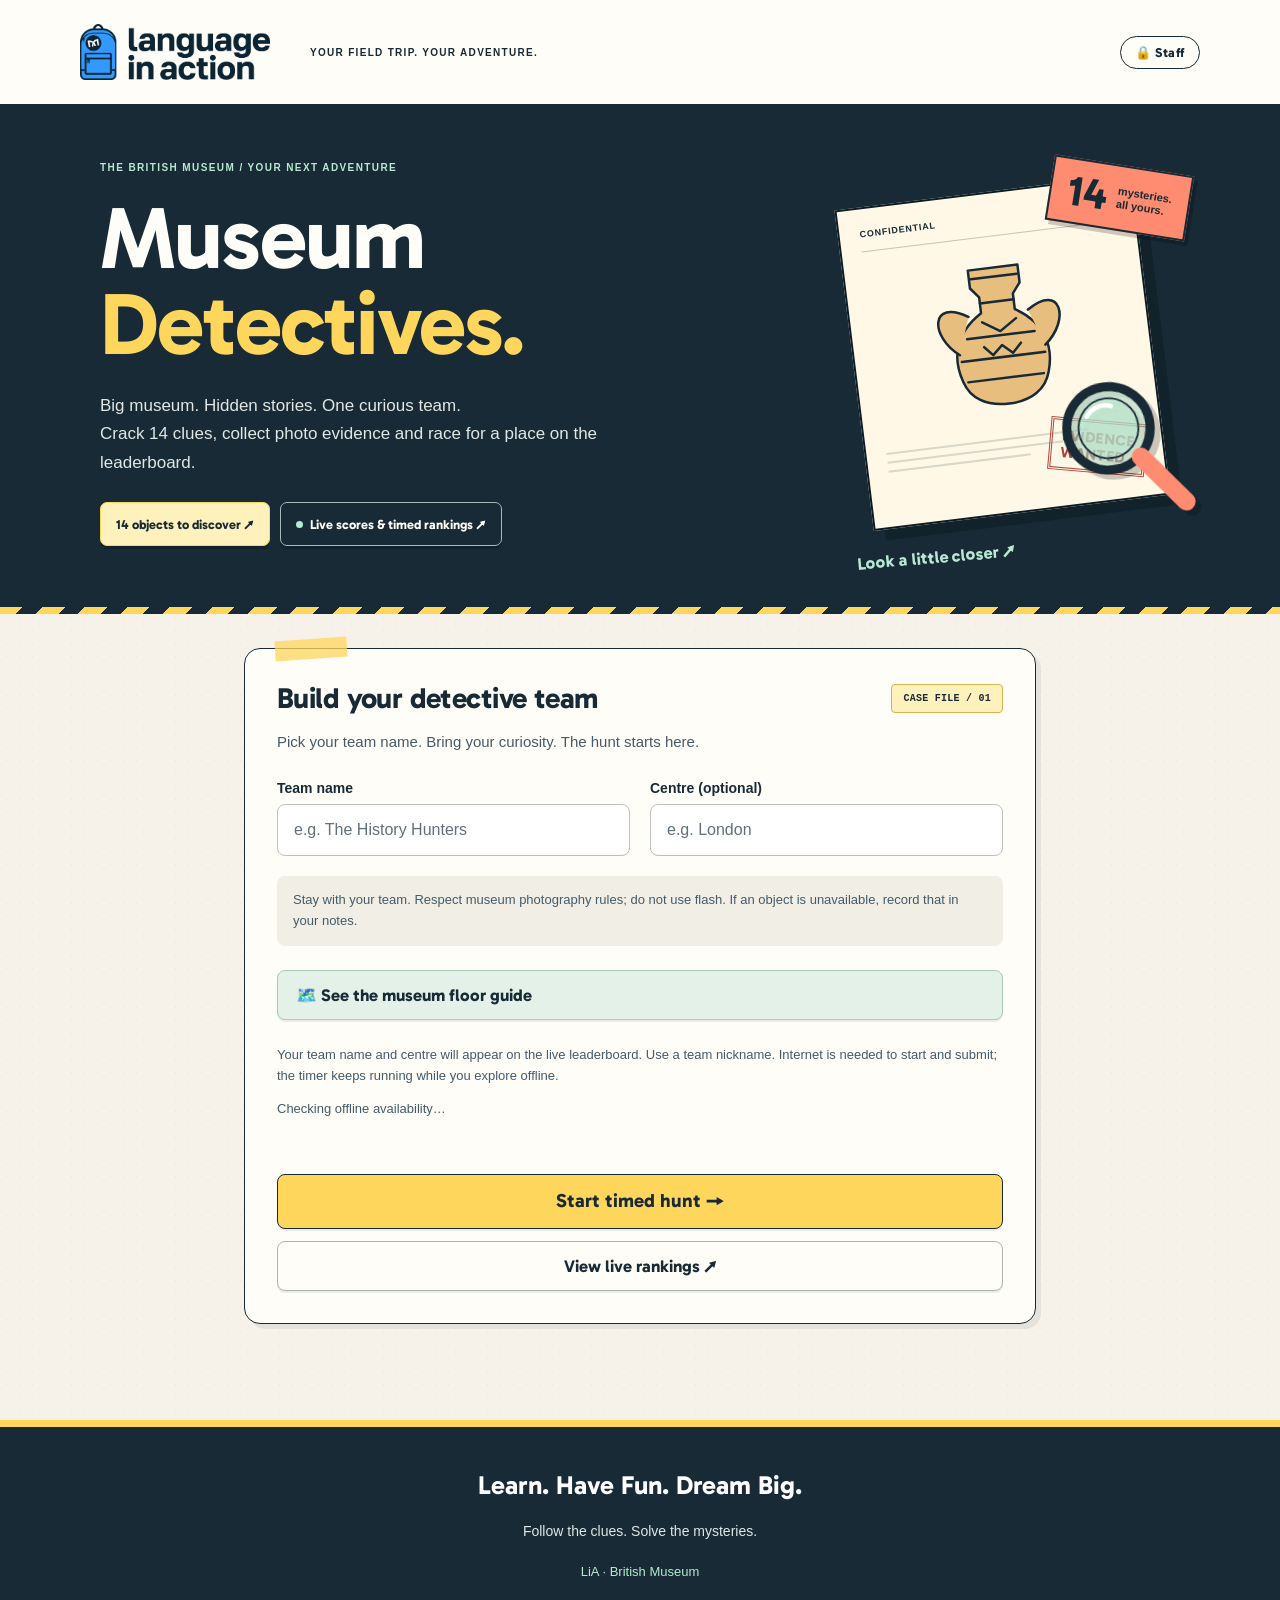
<file: index.html>
<!doctype html><html lang="en"><head><meta charset="utf-8"><meta name="viewport" content="width=device-width,initial-scale=1"><meta name="theme-color" content="#172a35"><title>Museum Detectives | Language in Action</title><meta name="description" content="A Language in Action museum detective challenge: solve 14 mysteries, gather photo evidence and save your team case file."><link rel="manifest" href="manifest.webmanifest"><meta name="apple-mobile-web-app-capable" content="yes"><meta name="apple-mobile-web-app-title" content="Museum Detectives"><link rel="icon" href="icon.svg"><link rel="preload" href="assets/gabarito-bold.ttf" as="font" type="font/ttf" crossorigin><link rel="stylesheet" href="brand.css"></head><body><div class="brandbar"><div class="brandbar-inner"><img class="brand-logo" src="assets/language-in-action-logo.png" alt="Language in Action" width="2048" height="604"><span class="brand-tag">Your field trip. Your adventure.</span><button type="button" class="staff-btn" id="staffBtn">🔒 Staff</button></div></div><div class="colour-rule" aria-hidden="true"><span></span><span></span><span></span><span></span></div><header><div class="wrap hero-layout"><div class="hero-copy"><div class="eyebrow">THE BRITISH MUSEUM / YOUR NEXT ADVENTURE</div><h1>Museum<br><span>Detectives.</span></h1><p>Big museum. Hidden stories. One curious team.<br>Crack 14 clues, collect photo evidence and race for a place on the leaderboard.</p><div class="hero-badges"><button type="button" class="pill hero-link" id="discoverLink">14 objects to discover ↗</button><button type="button" class="pill offline-pill hero-link" id="rankingsLink">Live scores &amp; timed rankings ↗</button></div></div><div class="hero-art case-collage" aria-hidden="true"><div class="case-sheet"><div class="case-sheet-top">CONFIDENTIAL <span>CASE / 014</span></div><div class="artifact-sketch"><svg viewBox="0 0 180 180"><path d="M65 24h50v18l-8 10v16c28 17 34 41 26 66-5 17-20 27-43 27s-38-10-43-27c-8-25-2-49 26-66V52l-8-10z"/><path d="M67 33h46M73 58h34M56 92h68M48 114h84M52 135h76M73 77l17 11 17-11M72 102l8 9 10-9 10 9 9-9"/><path d="M60 70C24 47 19 85 47 107M120 70c36-23 41 15 13 37"/></svg></div><div class="evidence-stamp">EVIDENCE<br>WANTED</div><div class="case-lines"><span></span><span></span><span></span></div></div><div class="case-sticker"><b>14</b><span>mysteries.<br>all yours.</span></div><svg class="magnifier" viewBox="0 0 160 180"><circle cx="65" cy="62" r="46"/><circle cx="65" cy="62" r="33"/><path d="m96 98 43 56"/><path class="lens-glint" d="M43 46a24 24 0 0 1 28-8"/></svg><span class="scribble-note">Look a little closer ↗</span></div></div></header><div class="wrap main"><div class="live-hud hide" id="liveHud"><div><span class="eyebrow" id="timerLabel">Time elapsed</span><strong id="timer" aria-label="Time elapsed">00:00</strong></div><button class="btn secondary" id="hudRanking" type="button">View rankings ↗</button></div><section class="panel start" id="welcome"><div class="row space"><strong class="passport-title">Build your detective team</strong><span class="pill">CASE FILE / 01</span></div><p class="section-intro">Pick your team name. Bring your curiosity. The hunt starts here.</p><div class="form-grid"><div><label for="team">Team name</label><input class="field" id="team" placeholder="e.g. The History Hunters" maxlength="55"></div><div><label for="cohort">Centre (optional)</label><input class="field" id="cohort" placeholder="e.g. London" maxlength="55"></div></div><p class="muted group-guidance">Stay with your team. Respect museum photography rules; do not use flash. If an object is unavailable, record that in your notes.</p><button class="btn mapbtn" id="welcomeMapBtn" type="button">🗺️ See the museum floor guide</button><p class="muted">Your team name and centre will appear on the live leaderboard. Use a team nickname. Internet is needed to start and submit; the timer keeps running while you explore offline.</p><p class="muted" id="offlineStatus">Checking offline availability…</p><p class="status" id="startStatus" role="status"></p><button class="btn" id="start">Start timed hunt →</button><button class="btn secondary full" id="welcomeRanking" type="button">View live rankings ↗</button></section><section class="panel hide" id="play"><div class="row space"><span class="pill" id="missionCount"></span><span class="pill room" id="room"></span></div><div class="progress"><div class="bar" id="bar"></div></div><div class="row"><div class="number" id="number">1</div><div><div class="eyebrow" >OBJECT FILE</div><div class="title" id="caseTitle">Mystery object</div></div></div><button class="btn mapbtn" id="missionMapBtn" type="button">🗺️ Find Room <span id="mapRoomNum"></span> on the floor guide</button><p class="clue" id="clue"></p><button class="btn secondary" id="hintBtn">💡 Need a clue? Reveal a spotting hint</button><div class="hint hide" id="hint"></div><label for="answer"><strong>What is the object's name?</strong></label><input class="field" id="answer" maxlength="300" placeholder="Read the label and write the name…" autocomplete="off"><button class="btn" id="check">Check object name</button><p class="status" id="feedback" aria-live="polite"></p><label class="photo" id="photoLabel">📷 <strong>Take or upload your evidence photo</strong><div class="muted">Tap to open camera or choose a photo</div><input type="file" id="photo" accept="image/*" capture="environment"><img id="preview" class="hide" alt="Evidence photo"></label><div class="nav"><button class="btn secondary" id="prev">← Previous</button><button class="btn orange" id="next">Next mission →</button></div></section><section class="panel hide" id="mapScreen"><div class="row space"><h2 style="margin:0">🗺️ Find your room</h2><button class="btn secondary" id="closeMap" type="button">← Back to game</button></div><p class="muted">Choose a floor. The highlighted room is your current mission. The room tiles below are a <b>floor directory, not a to-scale floor plan</b>.</p><div class="floor-tabs" id="floorTabs"></div><div class="floor-diagram"><div class="floor-label" id="floorLabel"></div><div class="roomtiles" id="roomTiles"></div><div class="mapnote">📍 Rooms shown here are the rooms used in this game, not every museum gallery. Use museum signs, lifts and the official map for the exact route.</div></div><h3 style="margin-bottom:8px">Objects on this floor</h3><div class="maplist" id="mapList"></div><a class="maplink" href="https://www.britishmuseum.org/sites/default/files/2025-10/British_Museum_map.pdf" target="_blank" rel="noopener">↗ Open the British Museum's official floor map (internet required)</a><p class="muted">The floor guide above works offline. The official map link requires an internet connection.</p></section><section class="panel hide" id="finish"><h2>🏆 Detective case file</h2><p id="summary"></p><p class="muted" id="rankedResult"></p><p class="status" id="submitStatus" role="status"></p><button class="btn orange hide" id="retrySubmit" type="button">Retry score submission</button><div class="score" id="score"></div><p class="warning"><strong>Important:</strong> Before leaving, save your PDF. Typed answers are saved on this device, but photos may be lost if you close or reload the page. Keep the game open until you export.</p><button class="btn" id="export">📄 Save completed trail as PDF</button><button class="btn secondary" id="finishRanking" type="button">View live rankings ↗</button><button class="btn secondary" id="newHunt" type="button">Start a new hunt</button><button class="btn secondary" id="review" style="margin-top:10px">Review missions</button><p class="muted">When the print screen opens, choose <strong>Save as PDF</strong> (or Print → Save to Files). On some phones, use Share/Print to save the PDF. Photos are included in the report if they are still loaded.</p></section><section class="panel hide" id="leaderboard"><div class="row space"><div><div class="eyebrow">Museum Detectives · Live</div><h2 class="ranking-title">The leaderboard.</h2></div><button class="btn secondary" id="closeRanking" type="button">← Back</button></div><p class="muted">Completed hunts ranked by score, then fastest time. Equal scores and times share a rank. Updates every 15 seconds.</p><div class="row space ranking-controls"><label for="rankingScope">Show <select id="rankingScope"><option value="all">All teams</option><option value="cohort">My centre</option></select></label><button class="btn secondary" id="refreshRanking" type="button">Refresh</button></div><p class="status" id="rankingStatus" role="status"></p><p class="personal-rank hide" id="personalRank"></p><div class="ranking-scroll"><table class="ranking-table"><caption class="sr-only">Top 100 completed museum hunts</caption><thead><tr><th scope="col">Rank</th><th scope="col">Group name</th><th scope="col">Centre</th><th scope="col">Score</th><th scope="col">Time taken</th></tr></thead><tbody id="rankingRows"></tbody></table></div><p class="muted">Times include breaks and offline play. Photos stay on your device.</p></section><section class="panel hide" id="staffScreen"><div class="row space"><div><div class="eyebrow">Museum Detectives · Staff only</div><h2 class="ranking-title">Staff area.</h2></div><button class="btn secondary" id="closeStaff" type="button">← Back</button></div>
<div id="staffLogin"><p class="muted">Enter the staff password to view and manage teams.</p><label for="staffPassword">Staff password</label><input class="field" id="staffPassword" type="password" autocomplete="current-password"><button class="btn" id="staffSignIn" type="button">Sign in</button><p class="status" id="staffLoginStatus" role="status"></p></div>
<div id="staffArea" class="hide"><div class="row space staff-controls"><label for="staffCentre">Centre <select id="staffCentre"><option value="">All centres</option></select></label><label for="staffStatusFilter">Status <select id="staffStatusFilter"><option value="">All</option><option value="done">Finished</option><option value="live">In progress</option></select></label><button class="btn secondary" id="staffSignOut" type="button">Sign out</button></div>
<p class="status" id="staffStatus" role="status"></p><div class="ranking-scroll"><table class="staff-table"><caption class="sr-only">All teams</caption><thead><tr><th scope="col"><span class="sr-only">Delete</span></th><th scope="col">Team</th><th scope="col">Centre</th><th scope="col">Started</th><th scope="col">Status</th><th scope="col">Score</th><th scope="col">Time</th></tr></thead><tbody id="staffRows"></tbody></table></div>
<div class="row staff-danger"><button class="btn danger" id="staffDeleteShown" type="button">Delete all teams shown</button><span class="muted">Deleting removes the team from the leaderboard permanently. Photos and answers live on students' phones and are not affected.</span></div></div></section></div><div class="footer"><div class="footer-name">Learn. Have Fun. Dream Big.</div><p class="footer-message">Follow the clues. Solve the mysteries.</p><small>LiA · British Museum</small></div><div id="printReport"></div><script>
const $=id=>document.getElementById(id);
const OBJECTS=[{"room": "4", "clue": "I am a broken piece of dark stone, taller than a schoolbag. My surface is crowded with lines of writing, but the letters change style as you look down. A single royal message appears three ways. Find the object that helped people unlock an ancient language.", "name": "Rosetta Stone", "aliases": ["rosetta"], "hint": "Look near the Egyptian sculpture displays for a black-grey slab with a rounded, damaged top. The upper writing looks like tiny pictures; the bottom looks more like an alphabet."}, {"room": "4", "clue": "I am a giant stone head and shoulders, all that remains of an enormous royal statue. My calm face, broad shoulders and striped royal headcloth were made to show the power of an Egyptian king.", "name": "Bust of Ramesses the Great", "aliases": ["ramesses", "ramses", "younger memnon"], "hint": "Search for a massive granite bust, much taller than a person. Look at the striped headcloth and the broken edges where the rest of the statue once joined."}, {"room": "18", "clue": "I once decorated a famous temple high above an ancient Greek city. My marble figures include people, gods and powerful horses. Some are carved in deep relief; others look almost like free-standing statues.", "name": "Parthenon Sculptures", "aliases": ["parthenon", "elgin marbles"], "hint": "Find the long displays of pale marble figures and carved panels. Look for a procession of people and horses and read which temple the sculptures came from."}, {"room": "24", "clue": "I travelled from a remote island in the Pacific Ocean. I am a tall human-shaped figure carved from dark volcanic stone, with a long nose, heavy brow and arms held close to my body. My back holds extra carved symbols.", "name": "Hoa Hakananai’a", "aliases": ["hoa hakanana", "hoa hakananaia", "hoa hakanana’a"], "hint": "Look for a towering stone figure standing upright. Walk around if permitted: the back has carvings, including shapes linked to birds."}, {"room": "25", "clue": "I am a human head made from metal in West Africa centuries ago. My face looks surprisingly lifelike, with fine, straight grooves running across it. I may once have been part of a royal or ceremonial display.", "name": "Ife head", "aliases": ["ife head", "head from ife", "ife"], "hint": "Look for a bronze-coloured head with delicate parallel lines on the face and an elaborate head covering. The label mentions a historic Nigerian city."}, {"room": "27", "clue": "I am a small but dazzling creature with two heads and no legs. My body curves like a wave and is covered in tiny blue-green pieces that shine like jewels. I come from ancient Mexico.", "name": "Aztec serpent", "aliases": ["double headed serpent", "double-headed serpent", "aztec serpent", "serpent"], "hint": "Look for a snake-shaped mosaic made from turquoise pieces. Check both ends carefully: this creature has a head at each end."}, {"room": "33", "clue": "I am a graceful sacred figure from South Asia. My pose, jewellery and gentle expression are clues to my importance in Buddhism. I am associated with helping and protecting others.", "name": "Statue of Tara", "aliases": ["statue of tara", "tara"], "hint": "Find the elegant bronze female deity among South Asian sculpture. Study the hand gestures, crown and jewellery; the label names a goddess."}, {"room": "33", "clue": "We are not one object but a group of miniature companions. Made from clay in China more than a thousand years ago, we were placed in a tomb to accompany someone into the afterlife. Some of us may look like people or animals.", "name": "Tang dynasty tomb figures", "aliases": ["tang dynasty tomb figures", "tang tomb figures", "tang dynasty", "tomb figures"], "hint": "Search for several ceramic figures displayed together. Look for colourful glazes, clothing or animal shapes; the label mentions a Chinese dynasty."}, {"room": "40", "clue": "We are a tiny medieval army with enormous personalities. Some of us wear crowns; others carry shields or sit on thrones. Our faces can look fierce, worried or even comical. We were carved from animal tusk.", "name": "Lewis Chessmen", "aliases": ["lewis chessmen", "lewis chess", "chessmen"], "hint": "Look for a group of pale chess pieces, many with round eyes. One warrior may be biting the edge of a shield."}, {"room": "41", "clue": "I am the remains of an extraordinary burial discovery from England. A ship was buried beneath the earth with beautiful treasures. One famous object has a metal face-mask, fierce eyebrows and a dramatic helmet.", "name": "Sutton Hoo ship burial", "aliases": ["sutton hoo", "ship burial"], "hint": "Find the display about a ship burial in Suffolk. Look for a reconstructed helmet with a face and nose guard, then read the name of the burial site."}, {"room": "52", "clue": "I am not a single object: I am a collection of small, precious things made for the ancient Persian world. Look for shining gold, detailed animals, jewellery and tiny metal objects that survived for centuries.", "name": "Oxus treasure", "aliases": ["oxus treasure", "oxus"], "hint": "Look for a group of gold and silver objects rather than one large statue. Search for miniature animal designs and bracelets; the label names a river."}, {"room": "56", "clue": "Long before video games, people gathered around me to compete. I am a rectangular board with a striking pattern of squares, rosettes and inlaid decorations. Players once moved pieces across my surface.", "name": "Royal Game of Ur", "aliases": ["royal game of ur", "game of ur"], "hint": "Look for a board made of small square panels. Several squares have flower-like star patterns. The label names an ancient Mesopotamian city."}, {"room": "63", "clue": "I was an Egyptian woman who lived thousands of years ago. Today visitors can see my carefully wrapped remains and decorated funerary equipment. Symbols and pictures around me reveal beliefs about life after death.", "name": "Mummy of Katebet", "aliases": ["mummy of katebet", "katebet"], "hint": "Find a mummy display with a painted coffin and read the label for a woman's personal name. Look closely at the colours and figures on the coffin."}, {"room": "93", "clue": "I am a warrior's complete protective outfit from Japan. Instead of one solid metal shell, I use many overlapping plates, cords and carefully shaped pieces. My helmet and face protection were designed to intimidate as well as protect.", "name": "Samurai armour", "aliases": ["samurai armour", "samurai armor", "samurai"], "hint": "Look for a full-body suit of armour with a helmet, shoulder guards and laced plates. Check the face-mask and how the plates are tied together."}];
try{['museum-detectives-offline-v1','museum-detectives-live-v2','museum-detectives-live-v3'].forEach(key=>localStorage.removeItem(key))}catch(e){}
const KEY='museum-detectives-live-v4';let state={team:'',cohort:'',answers:{},notes:{},done:{},hints:{}};try{state={...state,...JSON.parse(localStorage.getItem(KEY)||'{}')}}catch(e){}let photos={};let current=0;

const ROOM_FLOORS={'25':'-2','4':'0','18':'0','24':'0','27':'0','33':'1','40':'3','41':'3','52':'3','56':'3','63':'3','93':'5'};
const FLOOR_NAMES={'-2':'Level −2 · Lower floor','0':'Level 0 · Ground floor','1':'Level 1 · Upper gallery','3':'Level 3 · Upper floor','5':'Level 5 · Japan galleries'};
let chosenFloor='0', mapReturn='play';
function openMap(origin){mapReturn=origin;chosenFloor=origin==='play'?ROOM_FLOORS[OBJECTS[current].room]:'0';drawMap();show('mapScreen')}
function drawMap(){const floors=['-2','0','1','3','5'];$('floorTabs').innerHTML=floors.map(f=>`<button type="button" class="floor-tab ${chosenFloor===f?'active':''}" data-floor="${f}">${f==='-2'?'−2':f}</button>`).join('');$('floorLabel').textContent=FLOOR_NAMES[chosenFloor];const rooms=[...new Set(OBJECTS.filter(o=>ROOM_FLOORS[o.room]===chosenFloor).map(o=>o.room))];$('roomTiles').innerHTML=rooms.map(r=>`<div class="roomtile ${mapReturn==='play'&&OBJECTS[current].room===r?'active':''}">ROOM ${r}<small>${r==='25'?'Africa':r==='4'?'Egyptian sculpture':r==='18'?'Parthenon':r==='24'?'Living and Dying':r==='27'?'Mexico':r==='33'?'China & South Asia':r==='40'?'Medieval Europe':r==='41'?'Sutton Hoo':r==='52'?'Ancient Iran':r==='56'?'Mesopotamia':r==='63'?'Egyptian mummies':'Japan'}</small></div>`).join('');$('mapList').innerHTML=OBJECTS.map((o,i)=>({o,i})).filter(x=>ROOM_FLOORS[x.o.room]===chosenFloor).map(({o,i})=>`<div class="mapitem ${mapReturn==='play'&&i===current?'current':''}"><b>Room ${o.room}</b> · Mission ${i+1} ${mapReturn==='play'&&i===current?'📍 YOU ARE HERE':''}</div>`).join('');document.querySelectorAll('[data-floor]').forEach(b=>b.onclick=()=>{chosenFloor=b.dataset.floor;drawMap()})}
$('welcomeMapBtn').onclick=()=>openMap('welcome');$('missionMapBtn').onclick=()=>openMap('play');$('closeMap').onclick=()=>show(mapReturn);

function save(){try{localStorage.setItem(KEY,JSON.stringify(state))}catch(e){}}function escapeHtml(s){return String(s||'').replace(/[&<>"']/g,c=>({'&':'&amp;','<':'&lt;','>':'&gt;','"':'&quot;',"'":'&#39;'}[c]))}function norm(s){return s.toLowerCase().normalize('NFKD').replace(/[\u0300-\u036f]/g,'').replace(/[^a-z0-9]/g,'').replace(/^the/,'')};function correct(i,a){return OBJECTS[i].aliases.some(x=>norm(a).includes(norm(x))&&norm(a).length>=norm(x).length)};
function show(id){['welcome','play','finish','mapScreen','leaderboard','staffScreen'].forEach(x=>$(x).classList.toggle('hide',x!==id));window.scrollTo(0,0)}function render(){let o=OBJECTS[current];$('mapRoomNum').textContent=o.room;$('missionCount').textContent=`MISSION ${current+1} / ${OBJECTS.length}`;$('room').textContent=`📍 ROOM ${o.room}`;$('number').textContent=current+1;$('caseTitle').textContent='The unidentified artefact';$('clue').textContent=o.clue;$('hint').textContent=o.hint;$('hint').classList.toggle('hide',!state.hints[current]);$('hintBtn').textContent=state.hints[current]?'💡 Spotting hint revealed':'💡 Need a clue? Reveal a spotting hint';$('answer').value=state.answers[current]||'';$('feedback').textContent=state.done[current]?'✓ Object identified!':(state.answers[current]?'Answer saved. Check it when ready.':'');$('feedback').className='status '+(state.done[current]?'ok':'');$('preview').classList.toggle('hide',!photos[current]);if(photos[current])$('preview').src=photos[current];$('bar').style.width=Object.values(state.done).filter(Boolean).length/14*100+'%';$('prev').disabled=current===0;$('next').textContent=current===13?'Finish & submit →':'Next mission →';$('answer').disabled=!!state.result;$('check').disabled=!!state.result;show('play')}
$('team').value=state.team||'';$('cohort').value=state.cohort||'';$('start').onclick=()=>liveStart();$('hintBtn').onclick=()=>{state.hints[current]=true;save();render()};$('answer').oninput=()=>{state.answers[current]=$('answer').value;state.done[current]=false;save();$('feedback').textContent='Answer saved. Tap Check object name.'};$('check').onclick=()=>{let ok=correct(current,$('answer').value);state.done[current]=ok;save();$('feedback').textContent=ok?'✓ Correct! Case solved. Now add your evidence photo.':'Not quite. Look carefully at the object label and try again.';$('feedback').className='status '+(ok?'ok':'bad');$('bar').style.width=Object.values(state.done).filter(Boolean).length/14*100+'%'};
$('photo').onchange=async e=>{let f=e.target.files[0];if(!f)return;try{let url=await compress(f);photos[current]=url;$('preview').src=url;$('preview').classList.remove('hide')}catch(err){alert('This photo could not be loaded. Please try another.')}};
function compress(file){return new Promise((resolve,reject)=>{let im=new Image(),url=URL.createObjectURL(file);im.onload=()=>{let max=1000,s=Math.min(1,max/Math.max(im.width,im.height)),c=document.createElement('canvas');c.width=Math.round(im.width*s);c.height=Math.round(im.height*s);c.getContext('2d').drawImage(im,0,0,c.width,c.height);URL.revokeObjectURL(url);resolve(c.toDataURL('image/jpeg',.72))};im.onerror=reject;im.src=url})}
$('prev').onclick=()=>{if(current>0){current--;render()}};$('next').onclick=()=>{if(current<13){current++;render()}else liveFinish()};function showFinish(){let solved=Object.values(state.done).filter(Boolean).length;let evidence=Object.keys(photos).length;$('summary').textContent=`${state.team} • ${state.cohort||'No centre'} • ${solved} of 14 objects identified • ${evidence} photos attached`;$('score').textContent=`${solved} / 14 solved` ;show('finish')};$('review').onclick=()=>{current=0;render()};
$('export').onclick=()=>{let entries=OBJECTS.map((o,i)=>`<div class="entry"><strong>${i+1}. Room ${escapeHtml(o.room)}</strong><p><b>Clue:</b> ${escapeHtml(o.clue)}</p><p><b>Student answer:</b> ${escapeHtml(state.answers[i]||'Not answered')}</p><p><b>Verified:</b> ${state.done[i]?'Yes':'Not yet'}</p>${photos[i]?`<img src="${photos[i]}" alt="Evidence photo for mission ${i+1}">`:'<p><i>No photo attached</i></p>'}</div>`).join('');$('printReport').innerHTML=`<img class="report-brand" src="assets/language-in-action-logo.png" alt="Language in Action"><h1>Museum Detectives — Case File</h1><p><b>Team name:</b> ${escapeHtml(state.team)} &nbsp; <b>Centre:</b> ${escapeHtml(state.cohort||'—')}</p>${state.result?`<p><b>Official score:</b> ${state.result.score} / 14 &nbsp; <b>Completion time:</b> ${formatTime(state.result.durationSeconds)}</p>`:''}<p><b>Objects solved:</b> ${Object.values(state.done).filter(Boolean).length} / 14 &nbsp; <b>Photos:</b> ${Object.keys(photos).length} / 14</p><hr><div class="grid">${entries}</div>`;setTimeout(()=>window.print(),250)};
show('welcome');
if('serviceWorker' in navigator && location.protocol.startsWith('http')){
 navigator.serviceWorker.register('./sw.js',{updateViaCache:'none'}).then(async reg=>{
  await navigator.serviceWorker.ready;
  document.getElementById('offlineStatus').textContent='✓ Offline files prepared. Keep this page open and save your PDF before leaving.';
 }).catch(()=>document.getElementById('offlineStatus').textContent='Offline setup unavailable. Check your connection.');
}else{document.getElementById('offlineStatus').textContent='Offline install requires the published HTTPS link.'}

</script><script src="live.js"></script><script src="staff.js"></script></body></html>
</file>
<file: brand.css>
@font-face{font-family:Gabarito;src:url('assets/gabarito-bold.ttf') format('truetype');font-weight:700;font-display:swap}
:root{--ink:#0c2535;--blue:#3399ff;--green:#45d55d;--purple:#9c5aff;--orange:#ff9f3f;--warm:#f3f1ee;--line:#dededb;font-family:Arial,Helvetica,sans-serif;color:var(--ink);background:var(--warm);font-size:16px}*{box-sizing:border-box}body{margin:0}button,input{font:inherit}button{cursor:pointer}button,a,input{-webkit-tap-highlight-color:transparent}button:focus-visible,a:focus-visible,input:focus-visible,.photo:focus-within{outline:3px solid var(--ink);outline-offset:4px}h1,h2,h3,.title,.number,.score,.btn,.floor-label,.floor-tab,.roomtile,.passport-title{font-family:Gabarito,Arial,sans-serif;font-weight:700}h1{font-size:clamp(48px,7.5vw,86px);line-height:.9;letter-spacing:-.02em;margin:18px 0 24px}h2{font-size:32px;line-height:1;letter-spacing:-.02em;margin:0 0 18px}h3{font-size:22px}p{line-height:1.6}.wrap{max-width:1120px;margin:auto}.brandbar{background:#fff;border-bottom:1px solid var(--line)}.brandbar-inner{max-width:1240px;margin:auto;padding:30px 48px;display:flex;align-items:center;justify-content:space-between;gap:40px}.brand-logo{display:block;width:258px;height:auto}.brand-tag{font-size:12px;letter-spacing:.12em;text-transform:uppercase;font-weight:700}.colour-rule{height:7px;display:grid;grid-template-columns:repeat(4,1fr)}.colour-rule span:nth-child(1){background:var(--blue)}.colour-rule span:nth-child(2){background:var(--green)}.colour-rule span:nth-child(3){background:var(--purple)}.colour-rule span:nth-child(4){background:var(--orange)}header{background:var(--warm);padding:48px 32px 46px}.hero-layout{display:grid;grid-template-columns:minmax(0,1fr) 300px;gap:64px;align-items:center}.eyebrow{letter-spacing:.12em;text-transform:uppercase;font-size:11px;font-weight:700;color:var(--ink)}header p{max-width:560px;font-size:17px;margin:0 0 24px}.hero-badges{display:flex;flex-wrap:wrap;gap:8px}.pill{display:inline-flex;align-items:center;gap:7px;border-radius:7px;background:#d0e7ff;color:var(--ink);padding:8px 11px;font-size:11px;font-weight:700;letter-spacing:.025em}.offline-pill{background:#fff;border:1px solid var(--line)}.offline-pill:before{content:'';display:block;width:7px;height:7px;border-radius:50%;background:var(--green)}.hero-art{display:grid;grid-template-columns:1fr 1fr;aspect-ratio:1;position:relative;overflow:hidden}.art-tile{position:relative;display:grid;place-items:center;overflow:hidden}.art-tile:nth-child(1){background:var(--blue);border-radius:100% 0 0 0}.art-tile:nth-child(2){background:var(--green)}.art-tile:nth-child(3){background:var(--orange)}.art-tile:nth-child(4){background:var(--purple);border-radius:0 0 100% 0}.art-tile svg{width:64px;height:64px;stroke:var(--ink);fill:none;stroke-width:3;stroke-linecap:round;stroke-linejoin:round}.art-tile b{font-family:Gabarito,Arial,sans-serif;font-size:70px;letter-spacing:-.04em}.art-tile small{font-family:Gabarito,Arial,sans-serif;font-size:20px;position:absolute;bottom:23px}.art-tile:nth-child(2) b{transform:translateY(-12px)}.main{max-width:820px;padding:0 24px 64px;margin:0 auto}.panel{background:#fff;border:1px solid var(--line);border-radius:16px;padding:32px;margin:0 0 20px;box-shadow:0 5px 0 #0c253508}.start{border-top:6px solid var(--blue)}.passport-title{font-size:25px;letter-spacing:-.02em}.section-intro{color:#455b68;font-size:15px;margin:12px 0 24px}.row{display:flex;gap:12px;align-items:center;flex-wrap:wrap}.space{justify-content:space-between}.field{width:100%;padding:15px 16px;min-height:52px;border:1px solid #a8b4ba;border-radius:8px;background:#fbfbfb;margin:8px 0 20px;color:var(--ink)}.field::placeholder{color:#61717b;opacity:1}.field:focus{border-color:var(--blue)}label[for]{display:block;font-size:14px;font-weight:700}.btn{display:inline-flex;align-items:center;justify-content:center;gap:8px;min-height:50px;background:var(--blue);color:var(--ink);border:2px solid transparent;border-radius:8px;padding:12px 18px;line-height:1.2;font-size:17px;transition:transform .15s,box-shadow .15s}.btn:hover:not(:disabled){box-shadow:0 3px 0 var(--ink);transform:translateY(-2px)}.btn:disabled{opacity:.45;cursor:default}.btn.secondary{background:#ece0ff;color:var(--ink);border-color:var(--purple)}.btn.orange{background:var(--orange);color:var(--ink)}#start{width:100%;margin-top:4px;background:var(--green)}.muted{color:#455b68;font-size:13px;line-height:1.6}.group-guidance{padding:14px 16px;background:var(--warm);border-radius:8px;margin:0 0 12px}.mapbtn{margin:12px 0;background:#d0e7ff;color:var(--ink);border:1px solid var(--blue);width:100%;justify-content:flex-start;text-align:left}.room{background:#e6ffe2;border:1px solid var(--green)}.progress{height:8px;border-radius:99px;background:var(--warm);overflow:hidden;margin:20px 0 28px}.bar{height:100%;background:var(--green);width:0;transition:width .2s}.number{width:52px;height:52px;border-radius:100% 0 0 0;display:grid;place-items:center;background:var(--orange);font-size:25px;flex-shrink:0;padding:4px 0 0 4px}.title{font-size:26px;line-height:1.1;letter-spacing:-.02em;margin:6px 0}.clue{font-size:19px;line-height:1.65;margin:18px 0 20px;padding:20px;background:var(--warm);border-radius:10px}#hintBtn{margin-bottom:22px;font-size:15px}.hint{background:#ece0ff;border-left:4px solid var(--purple);padding:16px;border-radius:8px;margin:0 0 24px;line-height:1.6}.status{font-size:14px;font-weight:700;min-height:22px;line-height:1.5}.ok{color:#236d30}.bad{color:#a32a38}.photo{display:block;background:#e6ffe2;border:2px dashed #2f9d42;border-radius:10px;text-align:center;padding:24px 16px;margin:24px 0;cursor:pointer;line-height:1.6}.photo strong{font-family:Gabarito,Arial,sans-serif;font-size:19px}.photo img{display:block;max-width:100%;max-height:240px;margin:16px auto 0;border-radius:7px}.photo input{position:absolute;width:1px;height:1px;opacity:0;overflow:hidden}.nav{display:flex;justify-content:space-between;gap:12px;border-top:1px solid var(--line);padding-top:24px;margin-top:8px}.footer{background:var(--ink);color:white;text-align:center;padding:30px 24px;font-size:12px;line-height:1.8}.footer-name{font-family:Gabarito,Arial,sans-serif;font-size:20px;margin-bottom:8px}.footer small{display:block;color:#d0e7ff;margin-top:8px;font-size:11px}.hide{display:none!important}.printOnly,#printReport{display:none}.warning{border-left:4px solid var(--orange);padding:16px;background:#ffe5cc;border-radius:8px}.score{font-size:54px;letter-spacing:-.02em;color:var(--ink);padding:18px 0}.floor-tabs{display:flex;gap:8px;overflow-x:auto;padding:6px 0 16px}.floor-tab{flex:0 0 auto;border:1px solid #a8b4ba;background:white;border-radius:8px;min-width:48px;min-height:48px;padding:10px 14px;color:var(--ink)}.floor-tab.active{background:var(--blue);border-color:var(--ink)}.floor-diagram{border:1px solid var(--blue);border-radius:10px;padding:20px;background:#d0e7ff}.roomtiles{display:grid;grid-template-columns:repeat(2,minmax(0,1fr));gap:10px}.roomtile{padding:17px 10px;background:white;border:1px solid #a8b4ba;border-radius:8px;text-align:center;color:var(--ink)}.roomtile small{display:block;font-family:Arial,sans-serif;font-size:12px;font-weight:400;margin-top:5px;line-height:1.4}.roomtile.active{border:2px solid var(--ink);background:var(--orange)}.mapnote{font-size:12px;line-height:1.6;margin-top:16px}.maplink{display:inline-block;margin-top:18px;color:#2e6399;font-weight:700;line-height:1.5;text-underline-offset:3px}.floor-label{font-size:23px;margin:0 0 16px}.maplist{display:flex;flex-direction:column;gap:8px}.mapitem{background:var(--warm);border-radius:7px;padding:13px;border:1px solid var(--line);font-size:14px;line-height:1.5}.mapitem.current{border-color:var(--orange);background:#ffe5cc}#finish #export{background:var(--green)}
@media(min-width:760px){.form-grid{display:grid;grid-template-columns:1fr 1fr;gap:20px}}
@media(max-width:700px){.brandbar-inner{padding:26px 32px;gap:20px}.brand-logo{width:210px}.brand-tag{display:none}header{padding:32px 24px}.hero-layout{grid-template-columns:1fr 100px;gap:14px}.hero-art{align-self:start;margin-top:26px}.art-tile svg{width:28px;height:28px;stroke-width:4}.art-tile b{font-size:27px}.art-tile small{font-size:8px;bottom:8px}.art-tile:nth-child(2) b{transform:translateY(-4px)}h1{font-size:48px}header p,.hero-badges{grid-column:1/-1}header p{font-size:15px}.hero-copy{display:contents}.hero-copy .eyebrow{grid-column:1/-1}.hero-copy h1{grid-column:1;margin:0 0 10px}.hero-art{grid-column:2;grid-row:2;margin-top:0}.main{padding:0 16px 40px}.panel{padding:22px 18px;border-radius:12px}.passport-title{font-size:23px}.clue{font-size:17px;padding:16px}.title{font-size:23px}.nav .btn{font-size:15px;padding:12px}h2{font-size:28px}.hero-badges{gap:6px}.pill{font-size:10px}.brandbar-inner{justify-content:flex-start}.btn{max-width:100%}}
@media(max-width:360px){.hero-layout{grid-template-columns:1fr 72px}h1{font-size:41px}.hero-art{width:72px}.art-tile svg{width:22px;height:22px}.art-tile b{font-size:22px}.art-tile small{font-size:6px;bottom:5px}}
@media(prefers-reduced-motion:reduce){*,*:before,*:after{transition:none!important}}
@media print{body{background:white;color:var(--ink)}.brandbar,.colour-rule,header,.main,.footer{display:none!important}#printReport{display:block;padding:15px}#printReport h1{font-size:30px;line-height:1.1;margin:16px 0}#printReport .report-brand{width:210px;height:auto;display:block;margin:15px 0 30px;max-height:none}#printReport .entry{break-inside:avoid;border-top:4px solid var(--blue);background:#fff;padding:12px;border-radius:0}#printReport .entry:nth-child(4n+2){border-color:var(--green)}#printReport .entry:nth-child(4n+3){border-color:var(--purple)}#printReport .entry:nth-child(4n+4){border-color:var(--orange)}#printReport img{max-width:250px;max-height:210px;display:block;margin:8px 0}#printReport p{margin:5px 0;font-size:12px}#printReport .grid{display:grid;grid-template-columns:1fr 1fr;gap:14px}#printReport .entry{margin:0}}

.live-hud{display:flex;align-items:center;justify-content:space-between;gap:12px;background:var(--ink);color:white;padding:16px 22px;border-radius:12px;margin-bottom:20px}.live-hud .eyebrow{color:#d0e7ff;font-size:10px;display:block}.live-hud strong{font-family:Gabarito,Arial,sans-serif;font-size:30px;display:block;font-variant-numeric:tabular-nums}.live-hud .btn{font-size:14px;min-height:44px;background:var(--blue);border:0}.full{width:100%;margin-top:12px}.ranking-title{margin:10px 0 0}.ranking-controls{margin:24px 0 12px}.ranking-controls label{font-size:14px}.ranking-controls select{margin-left:8px;font:inherit;color:var(--ink);border:1px solid #a8b4ba;padding:10px;border-radius:7px;background:white}.ranking-scroll{overflow-x:auto}.ranking-table{width:100%;border-collapse:collapse;font-size:14px;white-space:nowrap}.ranking-table th{text-align:left;font-size:11px;letter-spacing:.05em;text-transform:uppercase;padding:14px 10px;background:var(--warm)}.ranking-table td{padding:17px 10px;border-bottom:1px solid var(--line);font-variant-numeric:tabular-nums}.ranking-table td:first-child{font-family:Gabarito,Arial,sans-serif;font-size:22px}.ranking-table td:nth-child(2),.ranking-table td:nth-child(3){white-space:normal;min-width:110px;overflow-wrap:anywhere}.ranking-table td small{display:block;font-size:11px;color:#455b68;margin-top:4px}.ranking-table tbody tr:first-child{background:#e6ffe2}.personal-rank{background:#d0e7ff;border-left:4px solid var(--blue);padding:14px;border-radius:7px;font-weight:700}.sr-only{position:absolute;width:1px;height:1px;padding:0;margin:-1px;overflow:hidden;clip:rect(0,0,0,0);white-space:nowrap;border:0}#finish>.btn{margin:6px 6px 6px 0}#rankedResult{font-size:18px;font-weight:700}@media print{.live-hud{display:none!important}}

.footer-message{margin:10px 0 18px;font-size:14px;line-height:1.6}.footer small{font-size:13px}

.hero-link{font:inherit;font-size:11px;font-weight:700;border:1px solid transparent;cursor:pointer;min-height:40px;text-decoration:none}.hero-link:hover{border-color:var(--ink)}.hero-link.offline-pill{border-color:var(--line)}.hero-link.offline-pill:hover{border-color:var(--ink)}

/* Student detective-adventure theme */
:root{--ink:#172a35;--blue:#ffd65c;--green:#b9e9d2;--purple:#9a90cb;--orange:#ff8c70;--warm:#f6f2e9;--line:#d8d8cf;background:var(--warm)}
body{background-image:radial-gradient(#172a3511 .8px,transparent .8px);background-size:13px 13px}.brandbar{background:#fffdf7;border:0}.brandbar-inner{padding:24px 40px;max-width:1200px}.brand-logo{width:190px}.brand-tag{font-size:10px;letter-spacing:.13em}.colour-rule{display:none}header{background:var(--ink);padding:58px 32px 68px;position:relative;overflow:hidden}header:after{content:'';position:absolute;bottom:0;left:0;right:0;height:7px;background:repeating-linear-gradient(135deg,#ffd65c 0 16px,#172a35 16px 30px)}.hero-layout{grid-template-columns:minmax(0,1fr) 330px;gap:60px;max-width:1080px}.hero-copy .eyebrow{color:#b9e9d2;font-size:10px;letter-spacing:.14em}.hero-copy h1{color:#fffdf7;font-size:clamp(58px,7.5vw,88px);line-height:.98;margin:22px 0 24px}.hero-copy h1 span{color:#ffd65c}.hero-copy p{color:#e1e7e5;font-size:17px;line-height:1.7}.hero-badges{gap:10px}.hero-link{font-family:Gabarito,Arial,sans-serif;min-height:44px;padding:12px 15px;font-size:13px;letter-spacing:0;border:1px solid #ffd65c;border-radius:7px;background:#ffd65c;color:var(--ink);box-shadow:0 3px 0 #0003}.hero-link.offline-pill{background:transparent;color:#fffdf7;border-color:#a6bab8}.hero-link.offline-pill:before{background:#b9e9d2}.hero-link:hover,.hero-link.offline-pill:hover{border-color:#fff;transform:translateY(-2px)}header button:focus-visible{outline-color:#ffd65c}.case-collage{display:block;overflow:visible;aspect-ratio:1;width:330px;height:330px;position:relative}.case-sheet{position:absolute;inset:2px 28px 5px 3px;background:#fff8e7;border:2px solid #0d1c24;box-shadow:11px 11px 0 #0003;transform:rotate(-7deg);padding:20px}.case-sheet-top{font-size:9px;font-weight:bold;letter-spacing:.09em;border-bottom:1px solid #172a3540;padding-bottom:12px;display:flex;justify-content:space-between}.case-sheet-top span{font-size:8px}.artifact-sketch{height:194px;display:grid;place-items:center}.artifact-sketch svg{width:180px;height:180px;fill:#e8be7e;stroke:#172a35;stroke-width:2.5;stroke-linejoin:round;stroke-linecap:round}.case-lines{display:grid;gap:7px;margin-top:8px}.case-lines span{height:2px;width:80%;background:#172a3529}.case-lines span:last-child{width:56%}.evidence-stamp{position:absolute;right:16px;bottom:28px;font-family:Gabarito,Arial,sans-serif;font-size:15px;line-height:1.1;letter-spacing:.03em;color:#ae4336;border:3px double #ae4336;padding:7px 9px;transform:rotate(12deg)}.case-sticker{position:absolute;right:-10px;top:-24px;background:#ff8c70;padding:10px 17px;transform:rotate(9deg);border:2px solid #172a35;box-shadow:4px 4px 0 #0003;display:flex;gap:9px;align-items:center}.case-sticker b{font-family:Gabarito,Arial,sans-serif;font-size:42px;line-height:1}.case-sticker span{font-weight:700;font-size:11px;line-height:1.2}.magnifier{position:absolute;width:145px;height:165px;right:-18px;bottom:-15px;fill:#b9e9d285;stroke:#172a35;stroke-width:10;filter:drop-shadow(5px 6px 0 #0003);transform:rotate(-8deg)}.magnifier circle:nth-child(2){stroke-width:2}.magnifier>path{stroke:#ff8c70;stroke-width:20;stroke-linecap:round}.magnifier .lens-glint{fill:none;stroke:white;stroke-width:5}.scribble-note{position:absolute;bottom:-48px;left:7px;font-family:Gabarito,Arial,sans-serif;font-size:17px;color:#b9e9d2;transform:rotate(-5deg)}
.main{max-width:840px;margin:0 auto;padding-top:34px}.panel{border:1.5px solid var(--ink);border-radius:16px;box-shadow:5px 5px 0 #172a3514;padding:32px;background:#fffdf8}.start{border-top:1.5px solid var(--ink);position:relative}.start:before{content:'';display:block;position:absolute;top:-10px;left:30px;width:72px;height:20px;transform:rotate(-4deg);background:#ffd65cbf}.passport-title{font-size:29px}.start .pill{background:#fff1bc;border:1px solid #d5b649;font-family:monospace;font-size:10px;border-radius:4px}.section-intro{font-size:15px;margin:14px 0 26px}.field{background:#fff;border-color:#bbc1bc;border-radius:8px;font-size:16px}.field:focus{border-color:#172a35}.btn{border:1.5px solid var(--ink);border-radius:8px;background:#ffd65c;color:var(--ink);box-shadow:0 2px 0 #172a3514}.btn.secondary{background:#fffdf8;border:1.5px solid #aab5b2;color:var(--ink)}.btn.orange{background:#ff8c70;color:var(--ink)}#start{background:#ffd65c;min-height:55px;font-size:19px}#finish #export{background:#ffd65c}.mapbtn{background:#e3f1e8;border:1px solid #adc7ba}.group-guidance{background:#f1eee5;border-radius:8px}.pill{background:#fff1bc;color:var(--ink)}.room{background:#d9f2e4;border-color:#6d9e85}.number{background:#ff8c70;border-radius:9px;transform:rotate(-4deg);padding:0}.title{font-size:28px}.clue{background:#fff4ce;border-left:4px solid #e6bc3c;font-size:19px}.hint{background:#eeebf7;border-color:#9a90cb}.btn.secondary#hintBtn{background:#eeebf7;border-color:#9a90cb}.photo{background:#e6f4eb;border-color:#7aa88e}.progress{background:#e6e8df;height:9px}.bar{background:#73b89b}.score{font-size:58px}.warning{background:#ffeddf;border-color:#ff8c70}.live-hud{border-radius:10px;border:1.5px solid var(--ink);box-shadow:4px 4px 0 #172a3514}.live-hud .btn{background:#ffd65c;color:var(--ink)}.floor-diagram{background:#e4eee8;border-color:#a8bfb1}.floor-tab.active{background:#ffd65c;border-color:var(--ink)}.roomtile.active{background:#ffd65c}.mapitem.current{background:#fff4ce;border-color:#d5b649}.maplink{color:#265742}.personal-rank{background:#fff4ce;border-color:#e6bc3c}.ranking-table tbody tr:first-child{background:#e6f4eb}.ranking-table th{background:#eeeade}.footer{margin-top:12px;background:var(--ink);padding:36px 24px;border-top:7px solid #ffd65c}.footer-name{font-size:26px}.footer-message{color:#e1e7e5}.footer small{color:#b9e9d2}.bad{color:#a32a38}.ok{color:#236d30}
@media(max-width:900px) and (min-width:701px){.hero-layout{grid-template-columns:1fr 250px;gap:28px}.case-collage{transform:scale(.8);transform-origin:center right;width:300px}.hero-copy h1{font-size:68px}}
@media(max-width:700px){.brandbar-inner{padding:22px 24px}.brand-logo{width:166px}header{padding:34px 24px 40px}.hero-layout{display:block}.hero-copy{display:block}.hero-copy h1{font-size:58px;line-height:.98;margin:20px 0}.hero-copy p{font-size:15px;line-height:1.65;margin-bottom:24px}.hero-copy .eyebrow{font-size:9px;letter-spacing:.1em}.case-collage{display:none}.hero-badges{gap:9px}.hero-link{font-size:12px;padding:11px 12px;min-height:43px}.main{padding-top:26px}.panel{padding:26px 19px}.passport-title{font-size:25px}.start .row.space{gap:12px}.section-intro{font-size:14px}.clue{font-size:17px;padding:17px}.title{font-size:25px}.footer-name{font-size:23px}.btn{font-size:16px}}
@media(max-width:360px){.hero-copy h1{font-size:49px}.hero-link{font-size:11px}.passport-title{font-size:23px}}
@media print{body{background:white}.start:before{display:none}.main{padding:0}#printReport{color:#172a35}}
/* Staff area */
.staff-btn{margin-left:auto;font:700 13px Gabarito,Arial,sans-serif;letter-spacing:.04em;background:transparent;color:var(--ink);border:1.5px solid var(--ink);border-radius:999px;padding:8px 14px;cursor:pointer;white-space:nowrap}
.staff-btn:hover{background:#ffd65c}
.staff-btn.on{background:#b9e9d2}
.staff-controls select{margin-left:6px;padding:8px;border-radius:8px;border:1px solid #bbc1bc;background:#fff;font-size:15px}
.staff-table td:nth-child(2){font-family:Arial,Helvetica,sans-serif;font-size:14px;font-weight:700;white-space:normal;min-width:110px;overflow-wrap:anywhere}
.staff-table td:first-child{font-size:14px;padding-left:0}.staff-table td:nth-child(3){white-space:normal;min-width:90px}
.staff-table tbody tr:first-child{background:none}
.staff-table td{padding:12px 10px}
.staff-table .tag{display:inline-block;font-size:12px;font-weight:700;padding:3px 8px;border-radius:999px;background:#eeebf7}
.staff-table .tag.done{background:#b9e9d2}
.btn.danger{background:#ffd9d0;border-color:#c0392b;color:#7a1d12}
.btn.small{min-height:36px;padding:6px 12px;font-size:13px;margin:0}
.staff-danger{margin-top:18px;align-items:flex-start}
.staff-danger .muted{flex:1;min-width:200px}
@media print{.staff-btn{display:none!important}}
.staff-table td:nth-child(4),.staff-table td:nth-child(5),.staff-table .tag{white-space:nowrap}
#staffScreen .ranking-scroll{position:relative}
</file>
